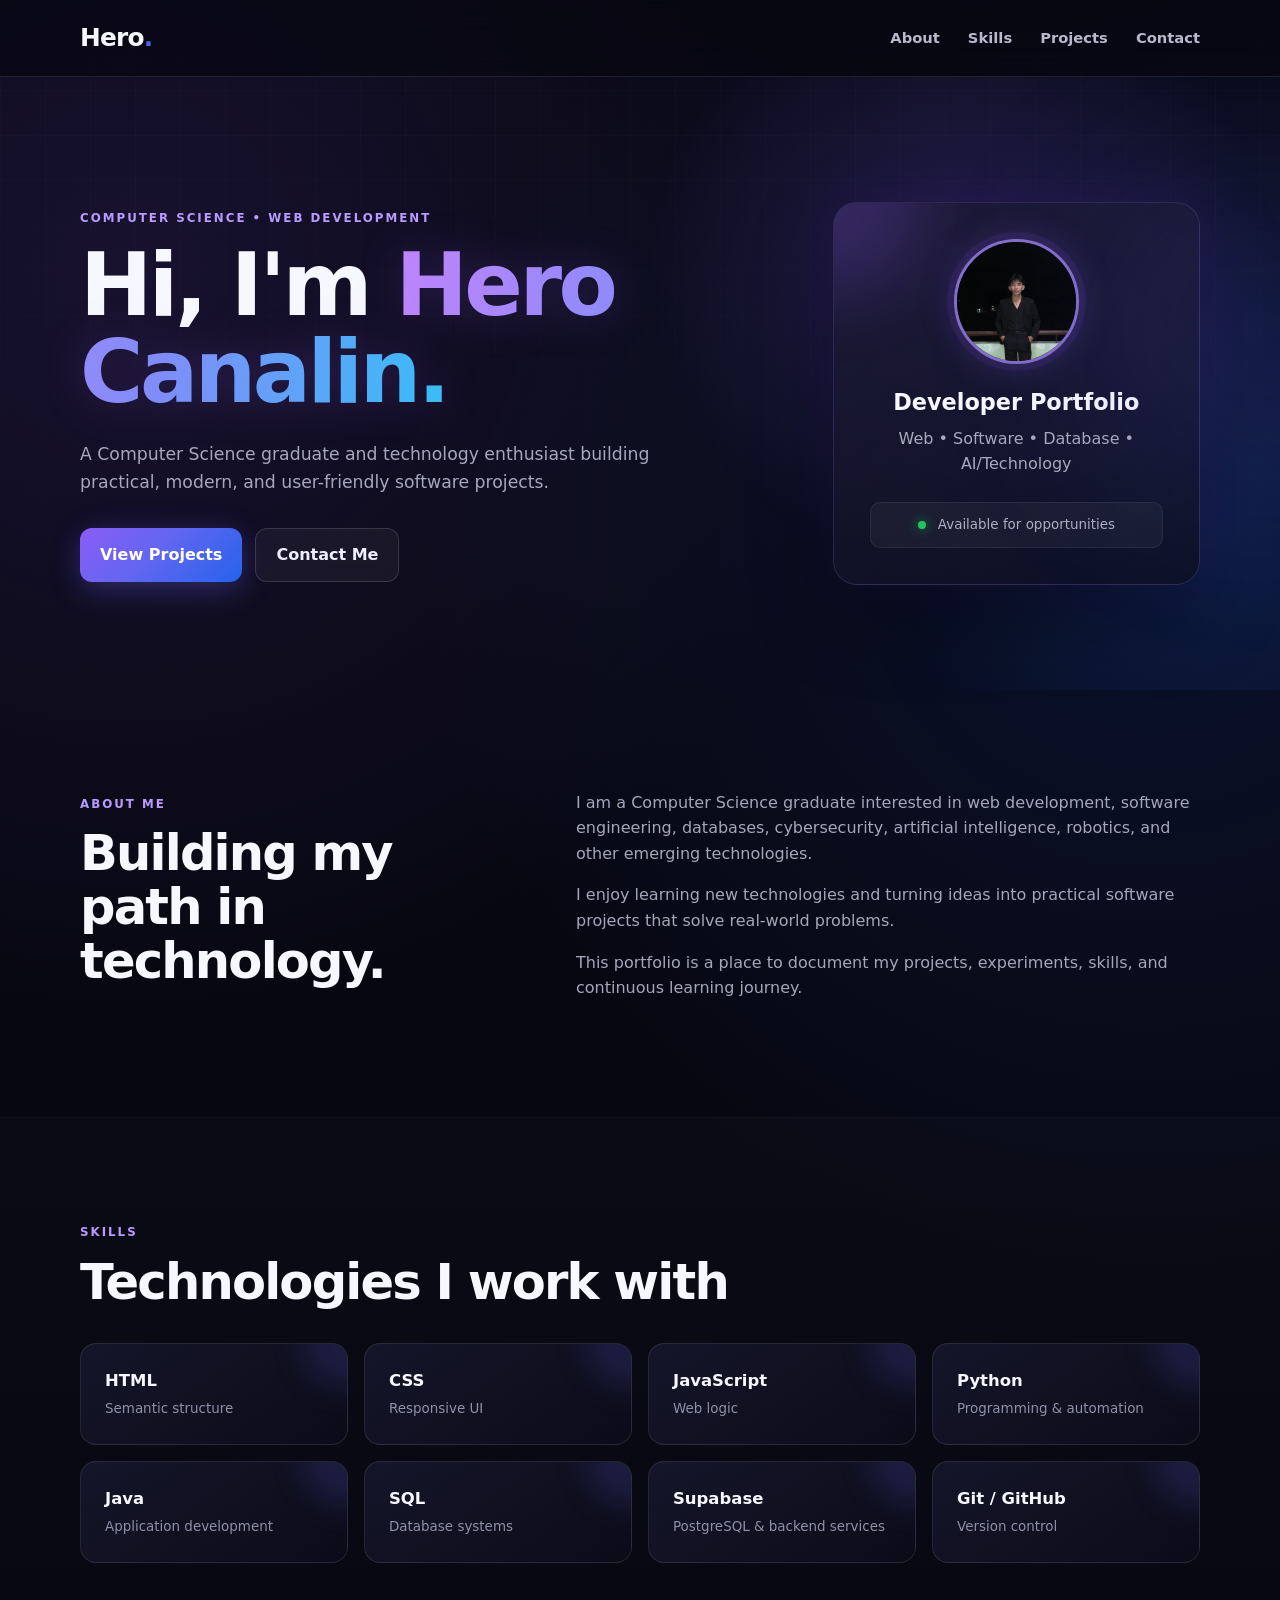
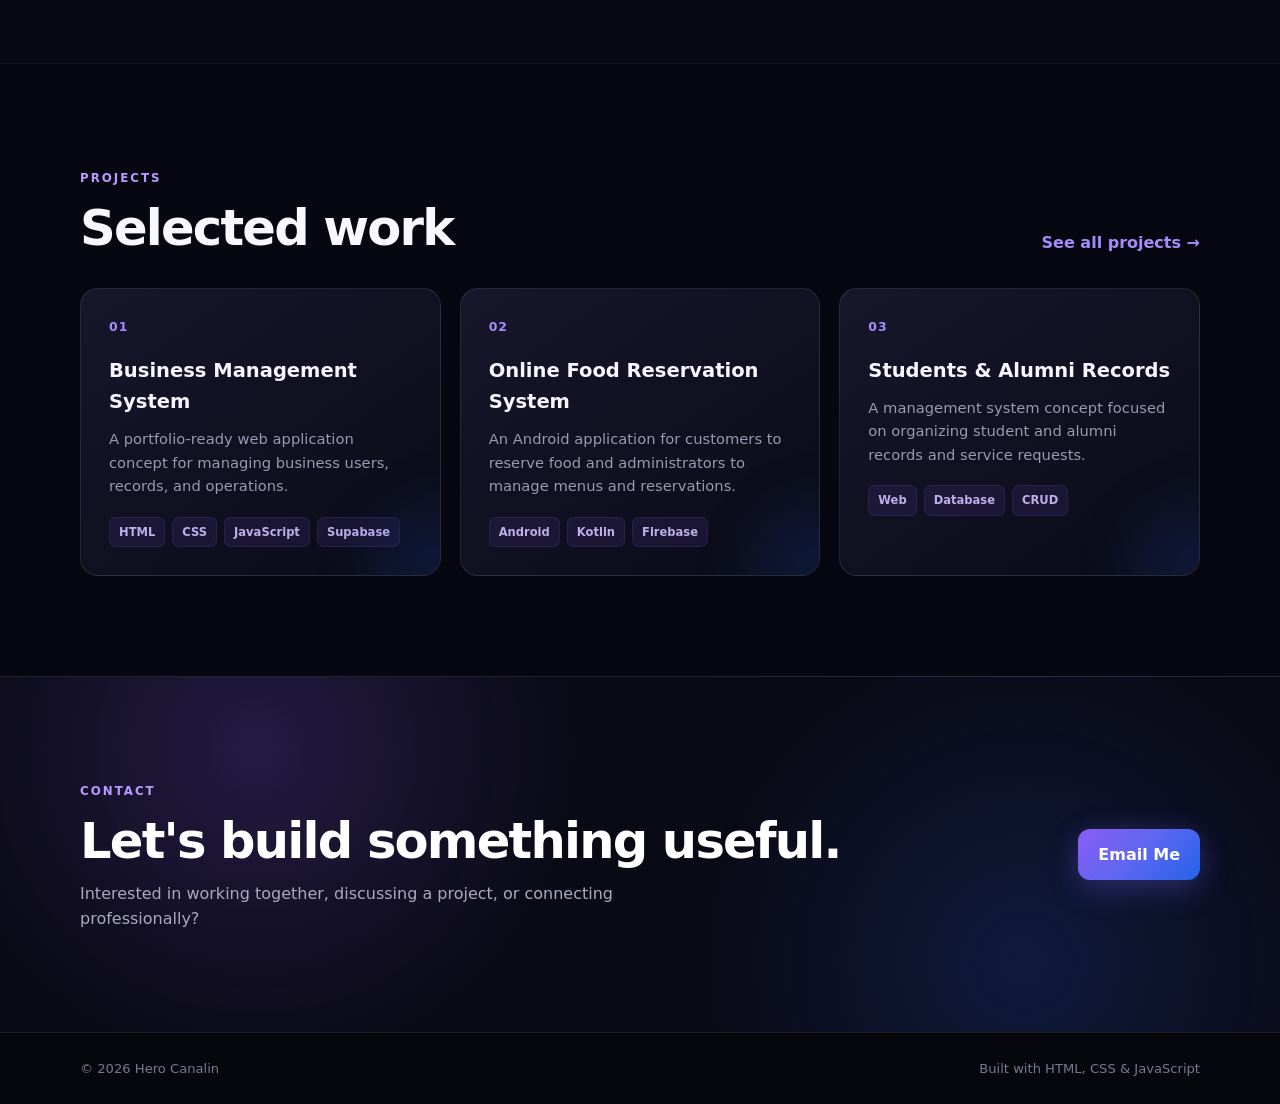
<file: index.html>
<!DOCTYPE html>
<html lang="en">
<head>
  <meta charset="UTF-8">
  <meta name="viewport" content="width=device-width, initial-scale=1.0">

  <meta
    name="description"
    content="Hero Canalin — Computer Science graduate, developer, and technology enthusiast."
  >

  <meta name="author" content="Hero Canalin">

  <title>Hero Canalin | Portfolio</title>

  <link rel="stylesheet" href="style.css">
</head>

<body>

  <!-- ================= HEADER ================= -->
  <header class="site-header">

    <nav class="nav container">

      <a class="brand" href="index.html" aria-label="Hero Canalin home">
        Hero<span>.</span>
      </a>

      <!-- Desktop Navigation -->
      <div class="nav-links" id="navLinks">

        <a href="#about">About</a>
        <a href="#skills">Skills</a>
        <a href="#projects">Projects</a>
        <a href="#contact">Contact</a>

      </div>

      <!-- Mobile Menu Button -->
      <button
        class="menu-toggle"
        type="button"
        aria-label="Open navigation menu"
        aria-expanded="false"
        aria-controls="navLinks"
      >
        ☰
      </button>

    </nav>

  </header>


  <main>

    <!-- ================= HERO ================= -->
    <section class="hero">

      <div class="container hero-grid">

        <div class="hero-content">

          <p class="eyebrow">
            COMPUTER SCIENCE • WEB DEVELOPMENT
          </p>

          <h1>
            Hi, I'm <span>Hero Canalin.</span>
          </h1>

          <p class="hero-text">
            A Computer Science graduate and technology enthusiast building
            practical, modern, and user-friendly software projects.
          </p>

          <div class="hero-actions">

            <a class="btn primary" href="#projects">
              View Projects
            </a>

            <a class="btn outline" href="#contact">
              Contact Me
            </a>

          </div>

        </div>


        <div class="hero-card">

          <div class="avatar">
             <img src="profile.jpg" alt="Hero Canalin">
          </div>

          <h2>
            Developer Portfolio
          </h2>

          <p>
            Web • Software • Database • AI/Technology
          </p>

          <div class="status">
            <span></span>
            Available for opportunities
          </div>

        </div>

      </div>

    </section>


    <!-- ================= ABOUT ================= -->
    <section id="about" class="section">

      <div class="container two-col">

        <div>

          <p class="eyebrow">
            ABOUT ME
          </p>

          <h2>
            Building my path in technology.
          </h2>

        </div>


        <div class="about-text">

          <p>
            I am a Computer Science graduate interested in web development,
            software engineering, databases, cybersecurity, artificial
            intelligence, robotics, and other emerging technologies.
          </p>

          <p>
            I enjoy learning new technologies and turning ideas into
            practical software projects that solve real-world problems.
          </p>

          <p>
            This portfolio is a place to document my projects, experiments,
            skills, and continuous learning journey.
          </p>

        </div>

      </div>

    </section>


    <!-- ================= SKILLS ================= -->
    <section id="skills" class="section section-muted">

      <div class="container">

        <p class="eyebrow">
          SKILLS
        </p>

        <h2>
          Technologies I work with
        </h2>


        <div class="skill-grid">

          <div class="skill-card">
            <strong>HTML</strong>
            <span>Semantic structure</span>
          </div>

          <div class="skill-card">
            <strong>CSS</strong>
            <span>Responsive UI</span>
          </div>

          <div class="skill-card">
            <strong>JavaScript</strong>
            <span>Web logic</span>
          </div>

          <div class="skill-card">
            <strong>Python</strong>
            <span>Programming & automation</span>
          </div>

          <div class="skill-card">
            <strong>Java</strong>
            <span>Application development</span>
          </div>

          <div class="skill-card">
            <strong>SQL</strong>
            <span>Database systems</span>
          </div>

          <div class="skill-card">
            <strong>Supabase</strong>
            <span>PostgreSQL & backend services</span>
          </div>

          <div class="skill-card">
            <strong>Git / GitHub</strong>
            <span>Version control</span>
          </div>

        </div>

      </div>

    </section>


    <!-- ================= PROJECTS ================= -->
    <section id="projects" class="section">

      <div class="container">

        <div class="section-head">

          <div>

            <p class="eyebrow">
              PROJECTS
            </p>

            <h2>
              Selected work
            </h2>

          </div>

          <a class="text-link" href="projects.html">
            See all projects →
          </a>

        </div>


        <div class="project-grid">


          <!-- Project 01 -->
          <article class="project-card">

            <div class="project-number">
              01
            </div>

            <h3>
              Business Management System
            </h3>

            <p>
              A portfolio-ready web application concept for managing
              business users, records, and operations.
            </p>

            <div class="tags">

              <span>HTML</span>
              <span>CSS</span>
              <span>JavaScript</span>
              <span>Supabase</span>

            </div>

          </article>


          <!-- Project 02 -->
          <article class="project-card">

            <div class="project-number">
              02
            </div>

            <h3>
              Online Food Reservation System
            </h3>

            <p>
              An Android application for customers to reserve food and
              administrators to manage menus and reservations.
            </p>

            <div class="tags">

              <span>Android</span>
              <span>Kotlin</span>
              <span>Firebase</span>

            </div>

          </article>


          <!-- Project 03 -->
          <article class="project-card">

            <div class="project-number">
              03
            </div>

            <h3>
              Students & Alumni Records
            </h3>

            <p>
              A management system concept focused on organizing student
              and alumni records and service requests.
            </p>

            <div class="tags">

              <span>Web</span>
              <span>Database</span>
              <span>CRUD</span>

            </div>

          </article>


        </div>

      </div>

    </section>


    <!-- ================= CONTACT ================= -->
    <section id="contact" class="section contact-section">

      <div class="container contact-card">

        <div>

          <p class="eyebrow">
            CONTACT
          </p>

          <h2>
            Let's build something useful.
          </h2>

          <p>
            Interested in working together, discussing a project,
            or connecting professionally?
          </p>

        </div>

        <a
          class="btn primary"
          href="mailto:sarciapatrick25@gmail.com"
        >
          Email Me
        </a>

      </div>

    </section>

  </main>


  <!-- ================= FOOTER ================= -->
  <footer class="footer">

    <div class="container footer-inner">

      <span>
        © <span id="year"></span> Hero Canalin
      </span>

      <span>
        Built with HTML, CSS & JavaScript
      </span>

    </div>

  </footer>


  <script src="script.js"></script>

</body>
</html>
</file>
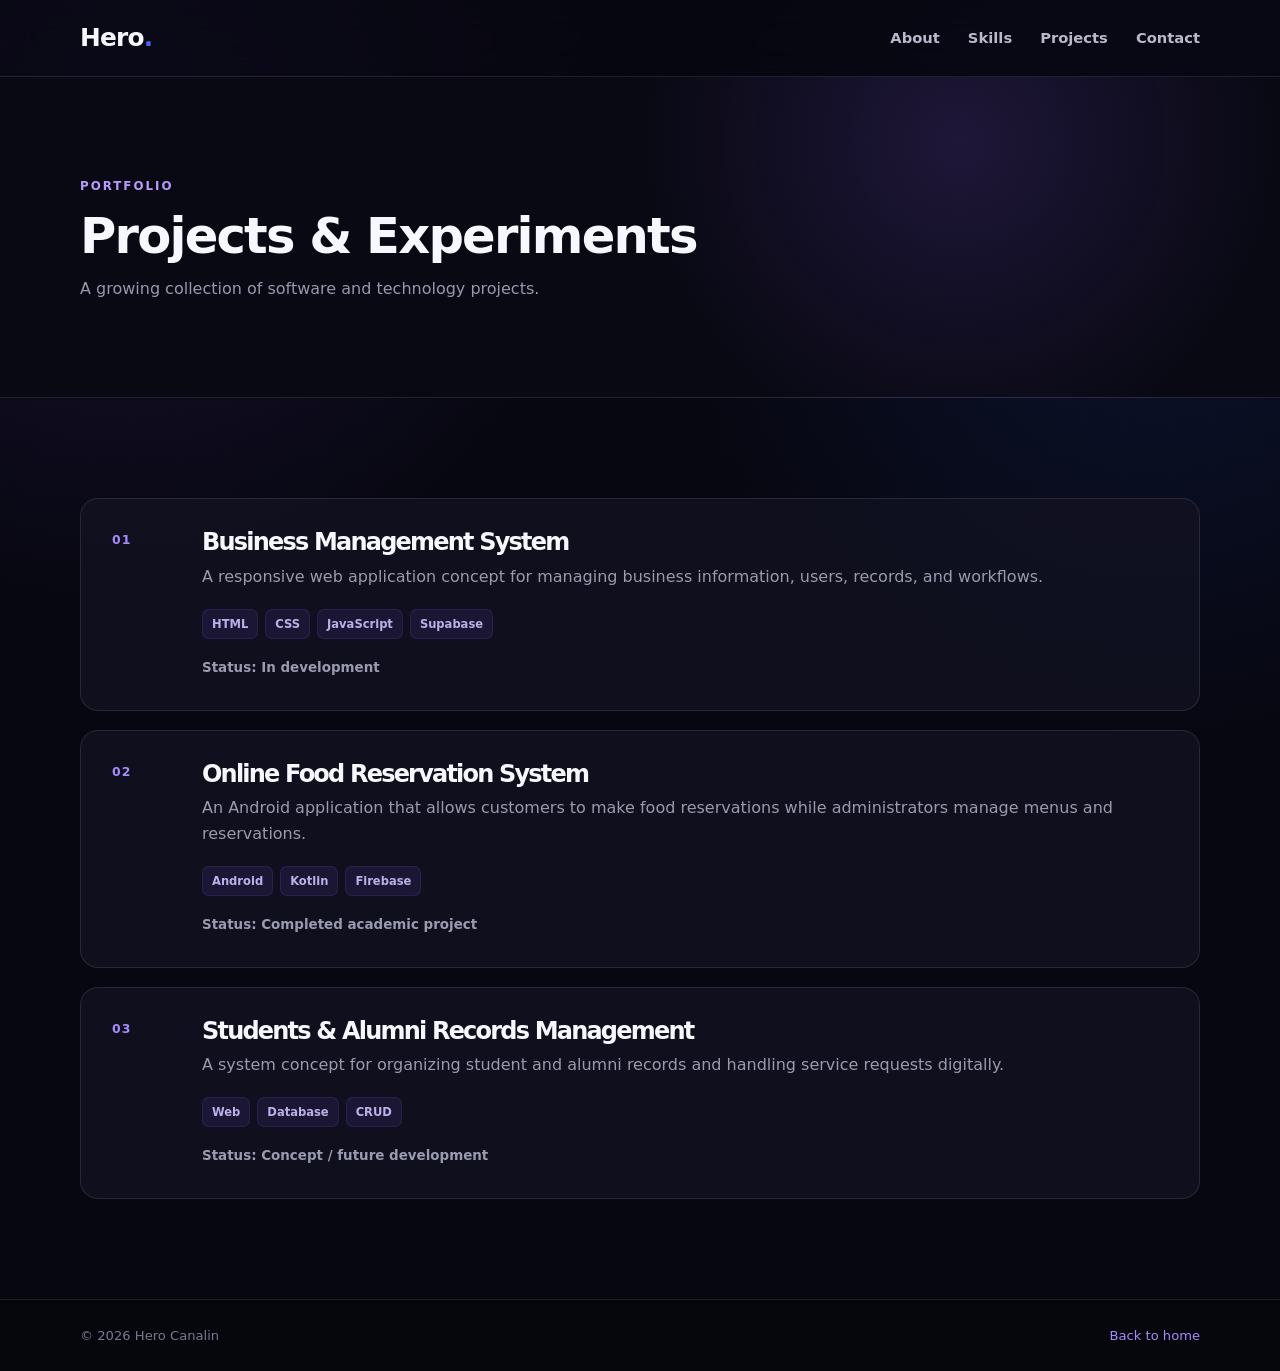
<file: projects.html>
<!DOCTYPE html>
<html lang="en">
<head>

  <meta charset="UTF-8">
  <meta name="viewport" content="width=device-width, initial-scale=1.0">

  <meta
    name="description"
    content="Projects and experiments by Hero Canalin, Computer Science graduate and developer."
  >

  <meta name="author" content="Hero Canalin">

  <title>Projects | Hero Canalin</title>

  <link rel="stylesheet" href="style.css">

</head>


<body>

  <!-- ================= HEADER ================= -->
  <header class="site-header">

    <nav class="nav container">

      <a
        class="brand"
        href="index.html"
        aria-label="Hero Canalin home"
      >
        Hero<span>.</span>
      </a>


      <!-- Desktop Navigation -->
      <div class="nav-links" id="navLinks">

        <a href="index.html#about">
          About
        </a>

        <a href="index.html#skills">
          Skills
        </a>

        <a href="index.html#projects">
          Projects
        </a>

        <a href="index.html#contact">
          Contact
        </a>

      </div>


      <!-- Mobile Menu Button -->
      <button
        class="menu-toggle"
        type="button"
        aria-label="Open navigation menu"
        aria-expanded="false"
        aria-controls="navLinks"
      >
        ☰
      </button>

    </nav>

  </header>


  <main>

    <!-- ================= PAGE HERO ================= -->
    <section class="page-hero">

      <div class="container">

        <p class="eyebrow">
          PORTFOLIO
        </p>

        <h1>
          Projects & Experiments
        </h1>

        <p>
          A growing collection of software and technology projects.
        </p>

      </div>

    </section>


    <!-- ================= PROJECT LIST ================= -->
    <section class="section">

      <div class="container project-list">


        <!-- Project 01 -->
        <article class="project-detail">

          <div class="project-number">
            01
          </div>

          <div>

            <h2>
              Business Management System
            </h2>

            <p>
              A responsive web application concept for managing
              business information, users, records, and workflows.
            </p>

            <div class="tags">

              <span>HTML</span>
              <span>CSS</span>
              <span>JavaScript</span>
              <span>Supabase</span>

            </div>

            <p class="project-status">
              Status: In development
            </p>

          </div>

        </article>


        <!-- Project 02 -->
        <article class="project-detail">

          <div class="project-number">
            02
          </div>

          <div>

            <h2>
              Online Food Reservation System
            </h2>

            <p>
              An Android application that allows customers to make
              food reservations while administrators manage menus
              and reservations.
            </p>

            <div class="tags">

              <span>Android</span>
              <span>Kotlin</span>
              <span>Firebase</span>

            </div>

            <p class="project-status">
              Status: Completed academic project
            </p>

          </div>

        </article>


        <!-- Project 03 -->
        <article class="project-detail">

          <div class="project-number">
            03
          </div>

          <div>

            <h2>
              Students & Alumni Records Management
            </h2>

            <p>
              A system concept for organizing student and alumni
              records and handling service requests digitally.
            </p>

            <div class="tags">

              <span>Web</span>
              <span>Database</span>
              <span>CRUD</span>

            </div>

            <p class="project-status">
              Status: Concept / future development
            </p>

          </div>

        </article>


      </div>

    </section>

  </main>


  <!-- ================= FOOTER ================= -->
  <footer class="footer">

    <div class="container footer-inner">

      <span>
        © <span id="year"></span> Hero Canalin
      </span>

      <a href="index.html">
        Back to home
      </a>

    </div>

  </footer>


  <script src="script.js"></script>

</body>
</html>
</file>
<file: style.css>
/* =========================================================
   MODERN DARK — PURPLE / BLUE GRADIENT
   ========================================================= */

:root {
  --bg: #070711;
  --bg-soft: #0d0d1a;
  --surface: rgba(20, 20, 38, 0.72);
  --surface-solid: #111121;
  --border: rgba(255, 255, 255, 0.10);
  --text: #f7f7ff;
  --muted: #a6a6bd;
  --purple: #9b5cff;
  --blue: #3b82f6;
  --cyan: #38bdf8;
  --gradient: linear-gradient(135deg, #8b5cf6 0%, #6366f1 45%, #2563eb 100%);
  --glow: 0 0 45px rgba(139, 92, 246, 0.22);
}

/* =========================================================
   RESET
   ========================================================= */

* {
  margin: 0;
  padding: 0;
  box-sizing: border-box;
}

html {
  scroll-behavior: smooth;
  scroll-padding-top: 90px;
}

body {
  font-family:
    Inter,
    ui-sans-serif,
    system-ui,
    -apple-system,
    BlinkMacSystemFont,
    "Segoe UI",
    sans-serif;

  color: var(--text);
  background:
    radial-gradient(circle at 10% 10%, rgba(139, 92, 246, 0.13), transparent 28%),
    radial-gradient(circle at 90% 20%, rgba(37, 99, 235, 0.12), transparent 30%),
    var(--bg);
  line-height: 1.6;
  overflow-x: hidden;
}

body::before {
  content: "";
  position: fixed;
  inset: 0;
  pointer-events: none;
  background-image:
    linear-gradient(rgba(255,255,255,0.018) 1px, transparent 1px),
    linear-gradient(90deg, rgba(255,255,255,0.018) 1px, transparent 1px);
  background-size: 45px 45px;
  mask-image: linear-gradient(to bottom, black, transparent 80%);
  z-index: -1;
}

a {
  color: inherit;
}

button,
input,
textarea {
  font: inherit;
}

button {
  cursor: pointer;
}

.container {
  width: min(1120px, 92%);
  margin: 0 auto;
}

/* =========================================================
   HEADER / NAVIGATION
   ========================================================= */

.site-header {
  background: rgba(7, 7, 17, 0.72);
  backdrop-filter: blur(18px);
  -webkit-backdrop-filter: blur(18px);
  border-bottom: 1px solid var(--border);
  position: sticky;
  top: 0;
  z-index: 100;
}

.nav {
  min-height: 76px;
  display: flex;
  align-items: center;
  justify-content: space-between;
  gap: 20px;
  position: relative;
}

.brand {
  text-decoration: none;
  font-size: 1.55rem;
  font-weight: 900;
  letter-spacing: -0.8px;
}

.brand span {
  background: var(--gradient);
  -webkit-background-clip: text;
  background-clip: text;
  color: transparent;
}

.nav-links {
  display: flex;
  align-items: center;
  gap: 28px;
}

.nav-links a {
  position: relative;
  text-decoration: none;
  color: #b9b9cc;
  font-size: 0.92rem;
  font-weight: 650;
  transition: color 0.25s ease;
}

.nav-links a::after {
  content: "";
  position: absolute;
  left: 0;
  bottom: -7px;
  width: 0;
  height: 2px;
  border-radius: 10px;
  background: var(--gradient);
  transition: width 0.25s ease;
}

.nav-links a:hover {
  color: #ffffff;
}

.nav-links a:hover::after {
  width: 100%;
}

.menu-toggle {
  display: none;
  border: 1px solid var(--border);
  background: rgba(255,255,255,0.05);
  color: #ffffff;
  font-size: 1.5rem;
  line-height: 1;
  padding: 9px 11px;
  border-radius: 11px;
}

/* =========================================================
   HERO
   ========================================================= */

.hero {
  position: relative;
  padding: 125px 0 105px;
  background:
    radial-gradient(circle at 75% 30%, rgba(139, 92, 246, 0.22), transparent 30%),
    radial-gradient(circle at 95% 75%, rgba(37, 99, 235, 0.16), transparent 25%);
}

.hero::after {
  content: "";
  position: absolute;
  width: 360px;
  height: 360px;
  right: -160px;
  top: 70px;
  border-radius: 50%;
  background: rgba(99, 102, 241, 0.12);
  filter: blur(80px);
  pointer-events: none;
}

.hero-grid {
  display: grid;
  grid-template-columns: 1.3fr 0.7fr;
  gap: 70px;
  align-items: center;
}

.eyebrow {
  display: inline-block;
  color: #b99aff;
  font-size: 0.74rem;
  font-weight: 850;
  letter-spacing: 2px;
  text-transform: uppercase;
  margin-bottom: 14px;
}

.hero h1 {
  font-size: clamp(2.8rem, 7vw, 5.4rem);
  line-height: 1;
  letter-spacing: -3.5px;
  max-width: 800px;
}

.hero h1 span {
  background: linear-gradient(100deg, #c084fc, #818cf8, #38bdf8);
  -webkit-background-clip: text;
  background-clip: text;
  color: transparent;
  filter: drop-shadow(0 0 22px rgba(139, 92, 246, 0.22));
}

.hero-text {
  max-width: 650px;
  color: var(--muted);
  font-size: 1.08rem;
  margin: 26px 0 32px;
}

/* =========================================================
   BUTTONS
   ========================================================= */

.hero-actions {
  display: flex;
  gap: 13px;
  flex-wrap: wrap;
}

.btn {
  display: inline-flex;
  justify-content: center;
  align-items: center;
  text-decoration: none;
  border: 0;
  border-radius: 12px;
  padding: 13px 20px;
  font-weight: 800;
  cursor: pointer;
  transition:
    transform 0.25s ease,
    box-shadow 0.25s ease,
    border-color 0.25s ease;
}

.btn:hover {
  transform: translateY(-3px);
}

.primary {
  background: var(--gradient);
  color: #ffffff;
  box-shadow:
    0 10px 30px rgba(99, 102, 241, 0.25),
    0 0 30px rgba(139, 92, 246, 0.12);
}

.primary:hover {
  box-shadow:
    0 14px 35px rgba(99, 102, 241, 0.34),
    0 0 40px rgba(139, 92, 246, 0.18);
}

.outline {
  border: 1px solid rgba(255,255,255,0.14);
  background: rgba(255,255,255,0.045);
  color: #eeeeff;
  backdrop-filter: blur(10px);
}

.outline:hover {
  border-color: rgba(139, 92, 246, 0.55);
  background: rgba(139, 92, 246, 0.08);
}

/* =========================================================
   HERO CARD
   ========================================================= */

.hero-card {
  position: relative;
  background: linear-gradient(
    145deg,
    rgba(30, 27, 54, 0.82),
    rgba(12, 14, 30, 0.76)
  );
  border: 1px solid rgba(167, 139, 250, 0.18);
  border-radius: 24px;
  padding: 36px;
  text-align: center;
  box-shadow:
    0 30px 80px rgba(0,0,0,0.38),
    0 0 55px rgba(124,58,237,0.12);
  backdrop-filter: blur(18px);
  overflow: hidden;
}

.hero-card::before {
  content: "";
  position: absolute;
  width: 180px;
  height: 180px;
  left: -90px;
  top: -90px;
  border-radius: 50%;
  background: rgba(139,92,246,0.22);
  filter: blur(35px);
}

.avatar {
  position: relative;
  width: 125px;
  height: 125px;
  border-radius: 50%;
  overflow: hidden;
  margin: 0 auto 21px;
  border: 3px solid rgba(167,139,250,0.75);
  box-shadow:
    0 0 0 7px rgba(139,92,246,0.08),
    0 0 35px rgba(139,92,246,0.28);
}

.avatar img {
  width: 100%;
  height: 100%;
  object-fit: cover;
  display: block;
}

.hero-card h2 {
  font-size: 1.4rem;
  margin-bottom: 5px;
}

.hero-card p {
  color: #a9a9bd;
}

.status {
  margin-top: 25px;
  padding: 11px 14px;
  border-radius: 10px;
  background: rgba(255,255,255,0.045);
  border: 1px solid rgba(255,255,255,0.07);
  color: #aeb0c3;
  font-size: 0.84rem;
}

.status span {
  display: inline-block;
  width: 8px;
  height: 8px;
  border-radius: 50%;
  background: #22c55e;
  margin-right: 8px;
  box-shadow: 0 0 12px rgba(34,197,94,0.8);
}

/* =========================================================
   SECTIONS
   ========================================================= */

.section {
  padding: 100px 0;
}

.section-muted {
  background:
    linear-gradient(180deg, rgba(255,255,255,0.018), rgba(255,255,255,0.006));
  border-top: 1px solid rgba(255,255,255,0.035);
  border-bottom: 1px solid rgba(255,255,255,0.035);
}

.section h2,
.page-hero h1 {
  font-size: clamp(2rem, 4vw, 3.1rem);
  line-height: 1.08;
  letter-spacing: -1.8px;
}

/* =========================================================
   ABOUT
   ========================================================= */

.two-col {
  display: grid;
  grid-template-columns: 0.8fr 1.2fr;
  gap: 80px;
}

.about-text p {
  color: #a5a6ba;
  margin-bottom: 16px;
}

/* =========================================================
   SKILLS
   ========================================================= */

.skill-grid {
  display: grid;
  grid-template-columns: repeat(4, 1fr);
  gap: 16px;
  margin-top: 34px;
}

.skill-card {
  position: relative;
  padding: 24px;
  background: linear-gradient(
    145deg,
    rgba(25,25,48,0.82),
    rgba(13,13,27,0.78)
  );
  border: 1px solid var(--border);
  border-radius: 16px;
  overflow: hidden;
  transition:
    transform 0.28s ease,
    border-color 0.28s ease,
    box-shadow 0.28s ease;
}

.skill-card::before {
  content: "";
  position: absolute;
  width: 90px;
  height: 90px;
  right: -45px;
  top: -45px;
  border-radius: 50%;
  background: rgba(99,102,241,0.16);
  filter: blur(15px);
}

.skill-card:hover {
  transform: translateY(-6px);
  border-color: rgba(139,92,246,0.42);
  box-shadow: 0 18px 45px rgba(0,0,0,0.28), var(--glow);
}

.skill-card strong {
  display: block;
  font-size: 1.03rem;
  color: #f7f7ff;
}

.skill-card span {
  color: #8f91a8;
  font-size: 0.84rem;
}

/* =========================================================
   PROJECTS
   ========================================================= */

.section-head {
  display: flex;
  justify-content: space-between;
  align-items: end;
  gap: 25px;
  margin-bottom: 32px;
}

.text-link {
  color: #a78bfa;
  text-decoration: none;
  font-weight: 750;
  white-space: nowrap;
}

.text-link:hover {
  color: #c4b5fd;
}

.project-grid {
  display: grid;
  grid-template-columns: repeat(3, 1fr);
  gap: 19px;
}

.project-card {
  position: relative;
  border: 1px solid var(--border);
  border-radius: 18px;
  padding: 28px;
  background:
    linear-gradient(145deg, rgba(26,25,49,0.86), rgba(11,12,25,0.82));
  overflow: hidden;
  transition:
    transform 0.28s ease,
    border-color 0.28s ease,
    box-shadow 0.28s ease;
}

.project-card::after {
  content: "";
  position: absolute;
  width: 150px;
  height: 150px;
  right: -80px;
  bottom: -80px;
  border-radius: 50%;
  background: rgba(37,99,235,0.14);
  filter: blur(28px);
}

.project-card:hover {
  transform: translateY(-7px);
  border-color: rgba(99,102,241,0.42);
  box-shadow:
    0 25px 55px rgba(0,0,0,0.30),
    0 0 35px rgba(99,102,241,0.10);
}

.project-number {
  color: #a78bfa;
  font-weight: 850;
  font-size: 0.78rem;
  letter-spacing: 1px;
  margin-bottom: 18px;
}

.project-card h3 {
  font-size: 1.22rem;
  margin-bottom: 10px;
}

.project-card p {
  color: #999bb0;
  font-size: 0.92rem;
}

/* =========================================================
   TAGS
   ========================================================= */

.tags {
  display: flex;
  flex-wrap: wrap;
  gap: 7px;
  margin-top: 19px;
}

.tags span {
  font-size: 0.72rem;
  padding: 5px 9px;
  background: rgba(139,92,246,0.10);
  border: 1px solid rgba(139,92,246,0.14);
  border-radius: 7px;
  color: #bdb0e9;
  font-weight: 750;
}

/* =========================================================
   CONTACT
   ========================================================= */

.contact-section {
  position: relative;
  background:
    radial-gradient(circle at 20% 20%, rgba(139,92,246,0.20), transparent 30%),
    radial-gradient(circle at 80% 80%, rgba(37,99,235,0.18), transparent 30%),
    #0a0a16;
  color: #ffffff;
  border-top: 1px solid var(--border);
}

.contact-card {
  display: flex;
  justify-content: space-between;
  align-items: center;
  gap: 30px;
}

.contact-card p:not(.eyebrow) {
  color: #aaaabe;
  margin-top: 12px;
  max-width: 650px;
}

.contact-section .eyebrow {
  color: #b99aff;
}

/* =========================================================
   FOOTER
   ========================================================= */

.footer {
  border-top: 1px solid var(--border);
  padding: 25px 0;
  color: #777990;
  font-size: 0.82rem;
  background: #06060d;
}

.footer-inner {
  display: flex;
  justify-content: space-between;
  gap: 20px;
}

.footer a {
  color: #a78bfa;
  text-decoration: none;
}

.footer a:hover {
  color: #c4b5fd;
}

/* =========================================================
   PROJECTS PAGE
   ========================================================= */

.page-hero {
  padding: 95px 0;
  background:
    radial-gradient(circle at 75% 20%, rgba(139,92,246,0.16), transparent 32%),
    #090914;
  border-bottom: 1px solid var(--border);
}

.page-hero p:last-child {
  color: #9698ad;
  margin-top: 13px;
}

.project-list {
  display: grid;
  gap: 19px;
}

.project-detail {
  display: grid;
  grid-template-columns: 70px 1fr;
  gap: 20px;
  padding: 31px;
  border: 1px solid var(--border);
  border-radius: 18px;
  background: rgba(18,18,34,0.78);
  transition: border-color 0.25s ease, transform 0.25s ease;
}

.project-detail:hover {
  transform: translateY(-3px);
  border-color: rgba(139,92,246,0.35);
}

.project-detail h2 {
  font-size: 1.5rem;
  margin-bottom: 8px;
}

.project-detail p {
  color: #999bae;
}

.project-status {
  font-size: 0.84rem;
  margin-top: 18px;
  font-weight: 750;
  color: #a78bfa;
}

/* =========================================================
   FOCUS ACCESSIBILITY
   ========================================================= */

button:focus-visible,
a:focus-visible {
  outline: 3px solid rgba(139,92,246,0.40);
  outline-offset: 3px;
}

/* =========================================================
   TABLET
   ========================================================= */

@media (max-width: 900px) {
  .hero-grid {
    grid-template-columns: 1fr;
    gap: 48px;
  }

  .hero-card {
    max-width: 600px;
  }

  .two-col {
    grid-template-columns: 1fr;
    gap: 42px;
  }

  .skill-grid {
    grid-template-columns: repeat(2, 1fr);
  }

  .project-grid {
    grid-template-columns: repeat(2, 1fr);
  }
}

/* =========================================================
   MOBILE NAVIGATION
   ========================================================= */

@media (max-width: 800px) {
  .nav {
    min-height: 68px;
  }

  .menu-toggle {
    display: block;
  }

  .nav-links {
    display: none;
    position: absolute;
    top: 68px;
    left: 0;
    right: 0;
    flex-direction: column;
    align-items: stretch;
    gap: 0;
    background: rgba(10,10,20,0.96);
    backdrop-filter: blur(18px);
    border-bottom: 1px solid var(--border);
    box-shadow: 0 18px 35px rgba(0,0,0,0.35);
    padding: 10px 4%;
  }

  .nav-links.open {
    display: flex;
  }

  .nav-links a {
    padding: 14px 0;
    border-bottom: 1px solid rgba(255,255,255,0.055);
  }

  .nav-links a:last-child {
    border-bottom: 0;
  }

  .contact-card {
    flex-direction: column;
    align-items: flex-start;
  }

  .section-head {
    align-items: flex-start;
    flex-direction: column;
  }
}

/* =========================================================
   SMALL TABLETS / LARGE PHONES
   ========================================================= */

@media (max-width: 650px) {
  .hero {
    padding: 85px 0 70px;
  }

  .hero h1 {
    letter-spacing: -2.3px;
  }

  .hero-card {
    padding: 29px;
  }

  .section {
    padding: 75px 0;
  }

  .project-grid {
    grid-template-columns: 1fr;
  }

  .project-detail {
    grid-template-columns: 1fr;
    gap: 6px;
  }
}

/* =========================================================
   SMALL PHONES
   ========================================================= */

@media (max-width: 520px) {
  .container {
    width: min(92%, 1120px);
  }

  .hero {
    padding: 75px 0 60px;
  }

  .hero h1 {
    font-size: clamp(2.45rem, 13vw, 3.5rem);
    letter-spacing: -2px;
  }

  .hero-text {
    font-size: 1rem;
  }

  .hero-actions {
    flex-direction: column;
    align-items: stretch;
  }

  .btn {
    width: 100%;
  }

  .skill-grid {
    grid-template-columns: 1fr;
  }

  .section {
    padding: 65px 0;
  }

  .section h2,
  .page-hero h1 {
    font-size: 2rem;
  }

  .project-card {
    padding: 24px;
  }

  .project-detail {
    padding: 24px;
  }

  .footer-inner {
    flex-direction: column;
    align-items: flex-start;
  }

  .page-hero {
    padding: 70px 0;
  }
}

/* =========================================================
   VERY SMALL PHONES
   ========================================================= */

@media (max-width: 360px) {
  .brand {
    font-size: 1.35rem;
  }

  .hero h1 {
    font-size: 2.35rem;
  }

  .hero-card {
    padding: 24px;
  }

  .avatar {
    width: 82px;
    height: 82px;
  }
}
</file>
